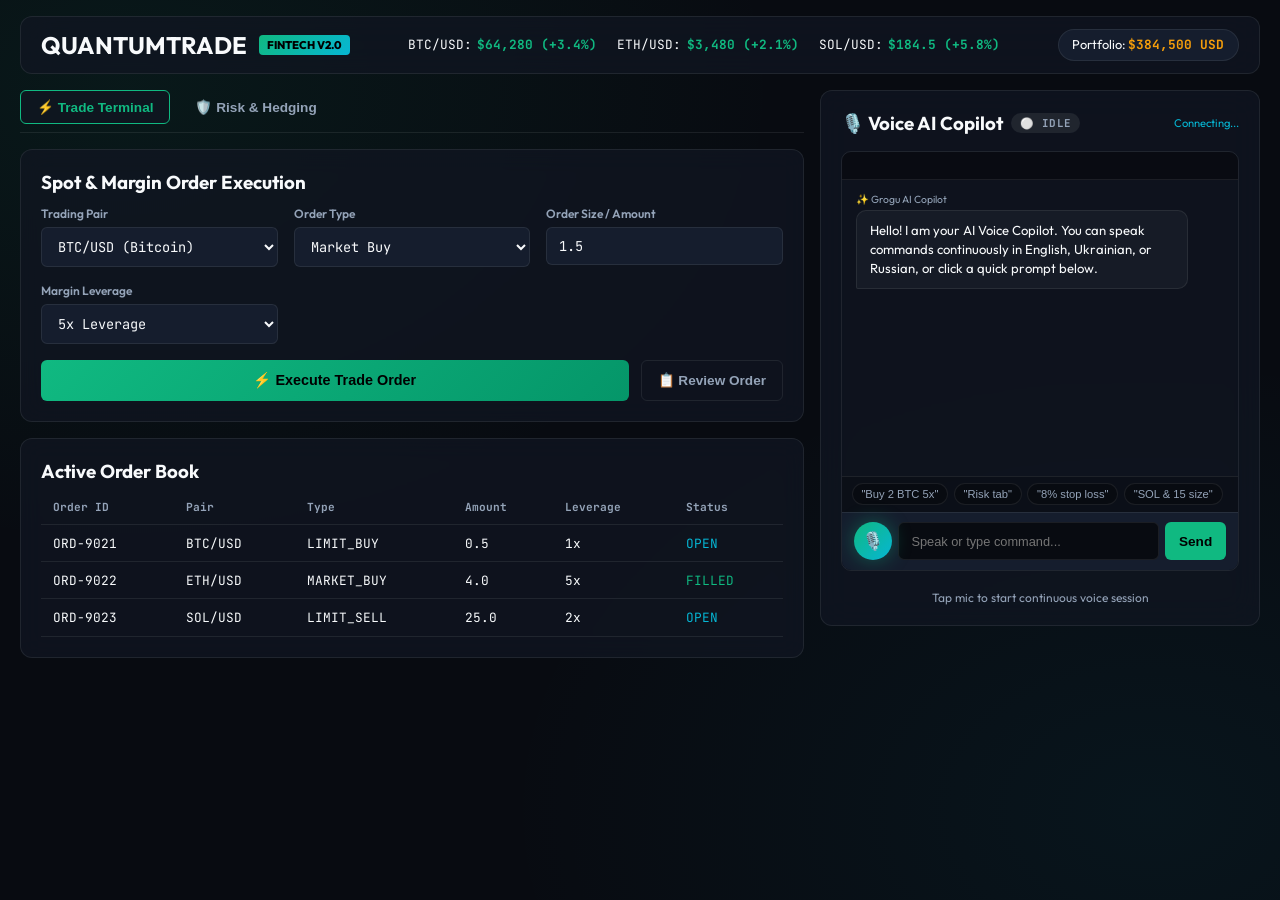
<file: apps/quantum_trading/static/index.html>
<!DOCTYPE html>
<html lang="en">
<head>
  <meta charset="UTF-8">
  <title>Quantum Trade Terminal // Powered by Grogu Voice Copilot</title>
  <link rel="preconnect" href="https://fonts.googleapis.com">
  <link rel="preconnect" href="https://fonts.gstatic.com" crossorigin>
  <link href="https://fonts.googleapis.com/css2?family=JetBrains+Mono:wght@400;600;700&family=Outfit:wght@400;600;800&display=swap" rel="stylesheet">
  <link rel="stylesheet" href="css/trading.css">
</head>
<body>
  <div class="terminal-container">
    
    <!-- Top Header -->
    <header class="top-header">
      <div class="logo-section">
        <h2>QUANTUM<span>TRADE</span></h2>
        <span class="quantum-badge">FINTECH V2.0</span>
      </div>

      <div class="tickers-bar">
        <div class="ticker-item"><span>BTC/USD:</span> <strong class="ticker-up">$64,280 (+3.4%)</strong></div>
        <div class="ticker-item"><span>ETH/USD:</span> <strong class="ticker-up">$3,480 (+2.1%)</strong></div>
        <div class="ticker-item"><span>SOL/USD:</span> <strong class="ticker-up">$184.5 (+5.8%)</strong></div>
      </div>

      <div class="portfolio-pill">
        Portfolio: <strong id="balance_display">$384,500 USD</strong>
      </div>
    </header>

    <!-- Main Grid -->
    <main class="main-grid">
      
      <!-- Left Panel: Multi-Tab Trading Desk -->
      <section class="trading-panel">
        
        <!-- Tab Switcher -->
        <div class="tabs-header">
          <button id="tab_trade_btn" class="tab-btn active" onclick="switchTab('trade')">⚡ Trade Terminal</button>
          <button id="tab_risk_btn" class="tab-btn" onclick="switchTab('risk')">🛡️ Risk & Hedging</button>
        </div>

        <!-- TAB 1: Trade Terminal -->
        <div id="tab_trade_content" class="card">
          <h3>Spot & Margin Order Execution</h3>
          <div class="form-grid">
            <div class="form-group">
              <label for="asset_select">Trading Pair</label>
              <select id="asset_select" class="form-ctrl">
                <option value="BTC/USD">BTC/USD (Bitcoin)</option>
                <option value="ETH/USD">ETH/USD (Ethereum)</option>
                <option value="SOL/USD">SOL/USD (Solana)</option>
                <option value="NVDA">NVDA (NVIDIA Tokenized)</option>
              </select>
            </div>

            <div class="form-group">
              <label for="order_type_select">Order Type</label>
              <select id="order_type_select" class="form-ctrl">
                <option value="MARKET_BUY">Market Buy</option>
                <option value="LIMIT_BUY">Limit Buy</option>
                <option value="MARKET_SELL">Market Sell</option>
                <option value="STOP_LIMIT">Stop Limit</option>
              </select>
            </div>

            <div class="form-group">
              <label for="trade_amount_input">Order Size / Amount</label>
              <input type="number" id="trade_amount_input" class="form-ctrl" value="1.5" step="0.1" min="0.1" max="50">
            </div>

            <div class="form-group">
              <label for="leverage_input">Margin Leverage</label>
              <select id="leverage_input" class="form-ctrl">
                <option value="1">1x (Spot)</option>
                <option value="2">2x Leverage</option>
                <option value="5" selected>5x Leverage</option>
                <option value="10">10x Max</option>
              </select>
            </div>
          </div>

          <div style="margin-top: 1rem; display: flex; gap: 0.75rem;">
            <button id="execute_trade_btn" class="btn-buy" style="flex: 1;">⚡ Execute Trade Order</button>
            <button id="open_order_modal_btn" class="tab-btn" style="border: 1px solid var(--border);">📋 Review Order</button>
          </div>
        </div>

        <!-- TAB 2: Risk Management -->
        <div id="tab_risk_content" class="card" style="display: none;">
          <h3>Portfolio Risk Controls</h3>
          <div class="form-grid">
            <div class="form-group">
              <label for="stop_loss_input">Global Stop Loss (%)</label>
              <input type="number" id="stop_loss_input" class="form-ctrl" value="5.0" min="1" max="25">
            </div>

            <div class="form-group">
              <label for="auto_hedging_switch">Auto-Hedging Protection</label>
              <label style="display: flex; align-items: center; gap: 0.5rem; margin-top: 0.4rem;">
                <input type="checkbox" id="auto_hedging_switch" checked style="width: 20px; height: 20px;">
                <span id="auto_hedging_label" style="font-size: 0.85rem; color: var(--green);">Active (Hedging Enabled)</span>
              </label>
            </div>
          </div>
        </div>

        <!-- Live Order Book Table -->
        <div class="card">
          <h3>Active Order Book</h3>
          <table class="data-table">
            <thead>
              <tr>
                <th>Order ID</th>
                <th>Pair</th>
                <th>Type</th>
                <th>Amount</th>
                <th>Leverage</th>
                <th>Status</th>
              </tr>
            </thead>
            <tbody id="orders_tbody">
              <tr><td>ORD-9021</td><td>BTC/USD</td><td>LIMIT_BUY</td><td>0.5</td><td>1x</td><td style="color:var(--cyan)">OPEN</td></tr>
              <tr><td>ORD-9022</td><td>ETH/USD</td><td>MARKET_BUY</td><td>4.0</td><td>5x</td><td style="color:var(--green)">FILLED</td></tr>
              <tr><td>ORD-9023</td><td>SOL/USD</td><td>LIMIT_SELL</td><td>25.0</td><td>2x</td><td style="color:var(--cyan)">OPEN</td></tr>
            </tbody>
          </table>
        </div>

      </section>

      <!-- Right Panel: Voice AI Copilot HUD -->
      <aside class="hud-panel">
        <div style="display: flex; justify-content: space-between; align-items: center;">
          <div style="display: flex; align-items: center; gap: 0.5rem;">
            <h3>🎙️ Voice AI Copilot</h3>
            <span id="voice_state_badge" class="state-badge badge-idle">⚪ IDLE</span>
          </div>
          <span id="ws_badge" style="font-size: 0.7rem; color: var(--cyan);">Connecting...</span>
        </div>

        <!-- Interactive Chat History Container -->
        <div class="chat-feed-container">
          <!-- Live Waveform / Voice Activity Bar -->
          <div class="quantum-waveform-bar">
            <canvas id="quantum_waveform" width="360" height="28"></canvas>
          </div>

          <div class="chat-messages" id="chat_messages">
            <div class="chat-msg assistant">
              <div class="chat-sender">✨ Grogu AI Copilot</div>
              <div class="chat-bubble">
                Hello! I am your AI Voice Copilot. You can speak commands continuously in English, Ukrainian, or Russian, or click a quick prompt below.
              </div>
            </div>
          </div>

          <!-- Quick Prompts Chips -->
          <div class="chips" style="padding: 0.4rem 0.6rem; border-top: 1px solid var(--border); background: rgba(0,0,0,0.2);">
            <button class="chip" onclick="simulateVoice('Buy 2 Bitcoin with 5x leverage')">"Buy 2 BTC 5x"</button>
            <button class="chip" onclick="simulateVoice('Switch to Risk tab')">"Risk tab"</button>
            <button class="chip" onclick="simulateVoice('Enable auto hedging and set stop loss to 8 percent')">"8% stop loss"</button>
            <button class="chip" onclick="simulateVoice('Select Solana pair and set amount to 15')">"SOL & 15 size"</button>
          </div>

          <!-- Bottom Input & Mic Bar -->
          <form id="chat_input_form" class="chat-input-bar" onsubmit="handleTextInput(event)">
            <button type="button" id="mic_btn" class="mic-btn-circle" style="width: 38px; height: 38px; font-size: 1.1rem;" title="Click to Toggle Continuous Voice (16kHz PCM VAD)">🎙️</button>
            <input type="text" id="chat_text_input" class="chat-text-input" placeholder="Speak or type command..." autocomplete="off">
            <button type="submit" class="tab-btn" style="padding: 0.4rem 0.8rem; background: var(--green); color: #000; font-weight: 700;">Send</button>
          </form>
        </div>

        <div id="mic_status_text" style="font-size: 0.75rem; color: var(--text-dim); text-align: center; margin-top: 0.2rem;">Tap mic to start continuous voice session</div>
      </aside>

    </main>

    <!-- Order Review Modal -->
    <div id="order_modal" class="modal-overlay" style="display: none;">
      <div class="modal-content">
        <h3>⚡ Confirm Order Execution</h3>
        <p id="modal_order_summary" style="font-family: var(--font-mono); font-size: 0.85rem;"></p>
        <div style="display: flex; justify-content: flex-end; gap: 0.5rem;">
          <button id="modal_close_btn" class="tab-btn" onclick="closeOrderModal()">Cancel</button>
          <button id="modal_confirm_btn" class="btn-buy" onclick="confirmOrder()">Confirm & Dispatch</button>
        </div>
      </div>
    </div>

  </div>

  <!-- Audio Player for TTS Playback -->
  <audio id="tts_player"></audio>

  <!-- ES6 Module using decoupled VoiceCopilotClient SDK -->
  <script type="module">
    import { VoiceCopilotClient, CopilotVoiceState } from '/sdk/voice_copilot_client.js?v=2.0.4';

    let currentTab = 'trade';
    let currentRms = 0;
    let wavePhase = 0;
    let currentVoiceState = CopilotVoiceState.IDLE;

    // --- Waveform Canvas Visualizer ---
    const canvas = document.getElementById('quantum_waveform');
    const ctx = canvas ? canvas.getContext('2d') : null;

    function renderWaveform() {
      if (!ctx || !canvas) return;
      requestAnimationFrame(renderWaveform);

      ctx.clearRect(0, 0, canvas.width, canvas.height);
      const width = canvas.width;
      const height = canvas.height;
      const mid = height / 2;

      ctx.beginPath();
      ctx.lineWidth = 2.0;

      if (currentVoiceState === CopilotVoiceState.IDLE) {
        // Flat idle line
        ctx.strokeStyle = 'rgba(255, 255, 255, 0.15)';
        ctx.moveTo(0, mid);
        ctx.lineTo(width, mid);
        ctx.stroke();
        return;
      }

      if (currentVoiceState === CopilotVoiceState.LISTENING_SILENT) {
        // Subtle breathing sine wave
        ctx.strokeStyle = '#06b6d4';
        wavePhase += 0.05;
        for (let x = 0; x < width; x++) {
          const y = mid + Math.sin(x * 0.04 + wavePhase) * 3.5;
          if (x === 0) ctx.moveTo(x, y);
          else ctx.lineTo(x, y);
        }
        ctx.stroke();
        return;
      }

      if (currentVoiceState === CopilotVoiceState.LISTENING_SPEAKING) {
        // Active voice amplitude based on live RMS
        ctx.strokeStyle = '#f43f5e';
        wavePhase += 0.22;
        const amp = Math.max(5, Math.min(13, currentRms * 160));
        for (let x = 0; x < width; x++) {
          const y = mid + Math.sin(x * 0.08 + wavePhase) * amp * Math.sin(x * 0.02);
          if (x === 0) ctx.moveTo(x, y);
          else ctx.lineTo(x, y);
        }
        ctx.stroke();
        return;
      }

      if (currentVoiceState === CopilotVoiceState.PROCESSING) {
        // Amber scanning pulse
        ctx.strokeStyle = '#f59e0b';
        wavePhase += 0.12;
        for (let x = 0; x < width; x++) {
          const y = mid + Math.sin(x * 0.06 + wavePhase) * 4;
          if (x === 0) ctx.moveTo(x, y);
          else ctx.lineTo(x, y);
        }
        ctx.stroke();
        return;
      }

      if (currentVoiceState === CopilotVoiceState.SPEAKING) {
        // Violet AI speech vocalization waves
        ctx.strokeStyle = '#a855f7';
        wavePhase += 0.16;
        for (let x = 0; x < width; x++) {
          const y = mid + Math.sin(x * 0.07 + wavePhase) * 7.5 * Math.cos(x * 0.03);
          if (x === 0) ctx.moveTo(x, y);
          else ctx.lineTo(x, y);
        }
        ctx.stroke();
      }
    }
    requestAnimationFrame(renderWaveform);

    window.switchTab = function(tab) {
      currentTab = tab;
      document.getElementById('tab_trade_btn').className = tab === 'trade' ? 'tab-btn active' : 'tab-btn';
      document.getElementById('tab_risk_btn').className = tab === 'risk' ? 'tab-btn active' : 'tab-btn';
      document.getElementById('tab_trade_content').style.display = tab === 'trade' ? 'block' : 'none';
      document.getElementById('tab_risk_content').style.display = tab === 'risk' ? 'block' : 'none';
      syncState();
    };

    window.closeOrderModal = function() {
      document.getElementById('order_modal').style.display = 'none';
      syncState();
    };

    window.confirmOrder = function() {
      const asset = document.getElementById('asset_select').value;
      const type = document.getElementById('order_type_select').value;
      const amt = document.getElementById('trade_amount_input').value;
      const lev = document.getElementById('leverage_input').value;
      
      const tbody = document.getElementById('orders_tbody');
      const tr = document.createElement('tr');
      const orderId = `ORD-${Math.floor(1000 + Math.random() * 9000)}`;
      tr.innerHTML = `<td>${orderId}</td><td>${asset}</td><td>${type}</td><td>${amt}</td><td>${lev}x</td><td style="color:var(--green)">FILLED</td>`;
      tbody.prepend(tr);

      window.closeOrderModal();
    };

    function generateViewContext() {
      const isModalOpen = document.getElementById('order_modal').style.display === 'flex';
      return {
        screen_id: `fintech_terminal_${currentTab}`,
        title: 'Quantum Trade Terminal',
        active_modal: isModalOpen ? 'order_modal' : null,
        components: [
          {
            id: 'tab_trade_btn',
            type: 'button',
            label: 'Trade Terminal Tab',
            allowed_actions: ['click', 'navigate']
          },
          {
            id: 'tab_risk_btn',
            type: 'button',
            label: 'Risk Management Tab',
            allowed_actions: ['click', 'navigate']
          },
          {
            id: 'asset_select',
            type: 'select',
            label: 'Trading Asset Pair',
            value: document.getElementById('asset_select').value,
            options: ['BTC/USD', 'ETH/USD', 'SOL/USD', 'NVDA'],
            allowed_actions: ['select_option', 'set_value']
          },
          {
            id: 'order_type_select',
            type: 'select',
            label: 'Order Type Selection',
            value: document.getElementById('order_type_select').value,
            options: ['MARKET_BUY', 'LIMIT_BUY', 'MARKET_SELL', 'STOP_LIMIT'],
            allowed_actions: ['select_option', 'set_value']
          },
          {
            id: 'trade_amount_input',
            type: 'input',
            label: 'Order Size Amount',
            value: parseFloat(document.getElementById('trade_amount_input').value),
            allowed_actions: ['set_value']
          },
          {
            id: 'leverage_input',
            type: 'select',
            label: 'Margin Leverage Multiplier',
            value: document.getElementById('leverage_input').value,
            options: ['1', '2', '5', '10'],
            allowed_actions: ['select_option', 'set_value']
          },
          {
            id: 'execute_trade_btn',
            type: 'button',
            label: 'Execute Trade Order Button',
            allowed_actions: ['click']
          },
          {
            id: 'order_modal',
            type: 'modal',
            label: 'Order Confirmation Review Modal',
            allowed_actions: ['open_modal', 'close_modal']
          },
          {
            id: 'stop_loss_input',
            type: 'input',
            label: 'Stop Loss Percentage',
            value: parseFloat(document.getElementById('stop_loss_input').value),
            allowed_actions: ['set_value']
          },
          {
            id: 'auto_hedging_switch',
            type: 'switch',
            label: 'Auto Hedging Protection Switch',
            value: document.getElementById('auto_hedging_switch').checked,
            allowed_actions: ['toggle', 'click']
          }
        ],
        state_summary: {
          current_tab: currentTab,
          selected_asset: document.getElementById('asset_select').value,
          order_type: document.getElementById('order_type_select').value,
          trade_amount: parseFloat(document.getElementById('trade_amount_input').value),
          leverage: parseInt(document.getElementById('leverage_input').value, 10),
          auto_hedging: document.getElementById('auto_hedging_switch').checked,
        }
      };
    }

    function appendChatMessage(role, text, thought = null, actions = []) {
      const feed = document.getElementById('chat_messages');
      if (!feed) return;

      const msgDiv = document.createElement('div');
      msgDiv.className = `chat-msg ${role}`;

      const timeStr = new Date().toLocaleTimeString([], { hour: '2-digit', minute: '2-digit', second: '2-digit' });
      const sender = role === 'user' ? '👤 You' : '✨ Grogu Copilot';

      let actionsHtml = '';
      if (actions && actions.length > 0) {
        actionsHtml = '<div class="chat-actions-list">' + actions.map(a => `<span class="chat-action-badge">⚡ ${a.action_type}: ${a.description}</span>`).join('') + '</div>';
      }

      let thoughtHtml = '';
      if (thought) {
        thoughtHtml = `<details class="chat-reasoning-toggle"><summary>🧠 Thought Process</summary><p style="margin-top:0.3rem; font-family:var(--font-mono);">${thought}</p></details>`;
      }

      msgDiv.innerHTML = `
        <div class="chat-sender">${sender} <small style="opacity:0.6;">${timeStr}</small></div>
        <div class="chat-bubble">
          <div>${text}</div>
          ${thoughtHtml}
          ${actionsHtml}
        </div>
      `;

      feed.appendChild(msgDiv);
      feed.scrollTop = feed.scrollHeight;
    }

    function updateVoiceStateUI(newState) {
      currentVoiceState = newState;
      const micBtn = document.getElementById('mic_btn');
      const badge = document.getElementById('voice_state_badge');
      const statusText = document.getElementById('mic_status_text');

      if (!micBtn) return;

      // Clear existing state modifier classes
      micBtn.classList.remove('state-listening-silent', 'state-listening-speaking', 'state-processing', 'state-speaking', 'recording');

      switch (newState) {
        case CopilotVoiceState.LISTENING_SILENT:
          micBtn.classList.add('state-listening-silent');
          if (badge) {
            badge.className = 'state-badge badge-listening';
            badge.textContent = '🟢 LISTENING';
          }
          if (statusText) statusText.textContent = '🟢 Continuous Voice active: Listening... (Speak anytime)';
          break;

        case CopilotVoiceState.LISTENING_SPEAKING:
          micBtn.classList.add('state-listening-speaking', 'recording');
          if (badge) {
            badge.className = 'state-badge badge-speaking-user';
            badge.textContent = '🔴 STREAMING PCM';
          }
          if (statusText) statusText.textContent = '🎙️ Speech detected: Streaming 16kHz PCM chunks...';
          break;

        case CopilotVoiceState.PROCESSING:
          micBtn.classList.add('state-processing');
          if (badge) {
            badge.className = 'state-badge badge-processing';
            badge.textContent = '🟡 REASONING...';
          }
          if (statusText) statusText.textContent = '⚡ Transcribing voice & reasoning with LLM...';
          break;

        case CopilotVoiceState.SPEAKING:
          micBtn.classList.add('state-speaking');
          if (badge) {
            badge.className = 'state-badge badge-speaking-ai';
            badge.textContent = '🟣 AI SPEAKING';
          }
          if (statusText) statusText.textContent = '🔊 AI Copilot is speaking response...';
          break;

        case CopilotVoiceState.IDLE:
        default:
          if (badge) {
            badge.className = 'state-badge badge-idle';
            badge.textContent = '⚪ IDLE';
          }
          if (statusText) statusText.textContent = 'Tap mic to start continuous voice conversation';
          break;
      }
    }

    // Initialize Decoupled VoiceCopilotClient SDK with auto-protocol WSS / WS and client-side VAD
    const proto = window.location.protocol === 'https:' ? 'wss:' : 'ws:';
    const copilot = new VoiceCopilotClient({
      wsUrl: `${proto}//${window.location.host}/ws/copilot`,
      continuousMode: true,
      silenceThreshold: 0.015,
      silenceTimeoutMs: 1500,
      onStateChange: (state) => {
        const badge = document.getElementById('ws_badge');
        if (badge) {
          badge.textContent = state === 'connected' ? '⚡ WS Connected' : state;
          badge.style.color = state === 'connected' ? 'var(--green)' : 'var(--cyan)';
        }
      },
      onVoiceStateChange: (newState, oldState) => {
        console.log(`[Quantum] VAD Voice State changed: ${oldState} -> ${newState}`);
        updateVoiceStateUI(newState);
      },
      onVolumeLevel: (rms) => {
        currentRms = rms;
      },
      onTranscription: (text, isFinal) => {
        if (isFinal && text) {
          appendChatMessage('user', text);
        }
      },
      onAgentThinking: (text) => {
        const status = document.getElementById('mic_status_text');
        if (status) status.textContent = `Thinking: ${text}`;
      },
      onAgentResponse: (resp) => {
        appendChatMessage('assistant', resp.speech_output || 'Command executed.', resp.thought, resp.actions);
      },
      onUIAction: (action) => {
        // Apply mutations independently on host UI:
        if (action.target_id === 'asset_select') {
          document.getElementById('asset_select').value = action.payload.value;
        }
        if (action.target_id === 'order_type_select') {
          document.getElementById('order_type_select').value = action.payload.value;
        }
        if (action.target_id === 'trade_amount_input') {
          document.getElementById('trade_amount_input').value = action.payload.value;
        }
        if (action.target_id === 'leverage_input') {
          document.getElementById('leverage_input').value = action.payload.value;
        }
        if (action.target_id === 'stop_loss_input') {
          document.getElementById('stop_loss_input').value = action.payload.value;
        }
        if (action.target_id === 'auto_hedging_switch') {
          const chk = document.getElementById('auto_hedging_switch');
          chk.checked = action.payload.state !== undefined ? action.payload.state : !chk.checked;
          document.getElementById('auto_hedging_label').textContent = chk.checked ? 'Active (Hedging Enabled)' : 'Disabled';
        }
        if (action.target_id === 'tab_trade_btn') {
          window.switchTab('trade');
        }
        if (action.target_id === 'tab_risk_btn') {
          window.switchTab('risk');
        }
        if (action.target_id === 'order_modal' || action.action_type === 'OPEN_MODAL') {
          const modal = document.getElementById('order_modal');
          modal.style.display = 'flex';
          const asset = document.getElementById('asset_select').value;
          const type = document.getElementById('order_type_select').value;
          const amt = document.getElementById('trade_amount_input').value;
          const lev = document.getElementById('leverage_input').value;
          document.getElementById('modal_order_summary').textContent = `Order: ${type} ${amt} ${asset} at ${lev}x leverage`;
        }
        if (action.action_type === 'CLOSE_MODAL') {
          window.closeOrderModal();
        }
        if (action.target_id === 'execute_trade_btn') {
          window.confirmOrder();
        }

        syncState();
      },
      onError: (err) => {
        console.error('[Quantum] Voice Copilot error:', err);
      }
    function syncState() {
      if (typeof copilot !== 'undefined' && copilot && typeof copilot.syncViewContext === 'function') {
        try {
          copilot.syncViewContext(generateViewContext());
        } catch (e) {
          console.debug('[Quantum] SyncViewContext deferred:', e);
        }
      }
    }

    copilot.connect();
    setTimeout(syncState, 200);

    // Event listeners
    document.getElementById('asset_select').addEventListener('change', syncState);
    document.getElementById('order_type_select').addEventListener('change', syncState);
    document.getElementById('trade_amount_input').addEventListener('change', syncState);
    document.getElementById('leverage_input').addEventListener('change', syncState);
    document.getElementById('stop_loss_input').addEventListener('change', syncState);
    document.getElementById('auto_hedging_switch').addEventListener('change', (e) => {
      document.getElementById('auto_hedging_label').textContent = e.target.checked ? 'Active (Hedging Enabled)' : 'Disabled';
      syncState();
    });

    document.getElementById('open_order_modal_btn').addEventListener('click', () => {
      document.getElementById('order_modal').style.display = 'flex';
      const asset = document.getElementById('asset_select').value;
      const type = document.getElementById('order_type_select').value;
      const amt = document.getElementById('trade_amount_input').value;
      const lev = document.getElementById('leverage_input').value;
      document.getElementById('modal_order_summary').textContent = `Order: ${type} ${amt} ${asset} at ${lev}x leverage`;
      syncState();
    });

    document.getElementById('execute_trade_btn').addEventListener('click', () => {
      window.confirmOrder();
    });

    window.handleTextInput = function(e) {
      if (e) e.preventDefault();
      const input = document.getElementById('chat_text_input');
      const text = input?.value.trim();
      if (!text) return;
      input.value = '';
      appendChatMessage('user', text);
      copilot.sendTextPrompt(text);
    };

    // Toggle Continuous Voice Session on click
    document.getElementById('mic_btn').addEventListener('click', async () => {
      if (copilot.isRecording) {
        copilot.stopListening();
      } else {
        try {
          await copilot.startListening();
        } catch (err) {
          console.error('[Quantum] Failed to start continuous listening:', err);
        }
      }
    });

    // Simulated quick prompts
    window.simulateVoice = function(text) {
      appendChatMessage('user', text);
      copilot.sendTextPrompt(text);
    };
  </script>
</body>
</html>
</file>
<file: apps/quantum_trading/static/css/trading.css>
/* FinTech Quantum Terminal - Cyberpunk Trading Theme */
:root {
  --font-main: 'Outfit', sans-serif;
  --font-mono: 'JetBrains Mono', monospace;
  --bg-dark: #080b11;
  --bg-panel: rgba(16, 22, 34, 0.75);
  --bg-input: #151d2d;
  --border: rgba(255, 255, 255, 0.08);
  --border-neon: rgba(16, 185, 129, 0.35);
  --text-main: #f8fafc;
  --text-dim: #94a3b8;
  --green: #10b981;
  --red: #f43f5e;
  --cyan: #06b6d4;
  --purple: #8b5cf6;
  --gold: #f59e0b;
}

* { box-sizing: border-box; margin: 0; padding: 0; }
body {
  font-family: var(--font-main);
  background-color: var(--bg-dark);
  color: var(--text-main);
  background-image: radial-gradient(at 10% 10%, rgba(16, 185, 129, 0.08) 0px, transparent 40%),
                    radial-gradient(at 90% 90%, rgba(6, 182, 212, 0.06) 0px, transparent 40%);
  min-height: 100vh;
}

.terminal-container {
  display: flex;
  flex-direction: column;
  max-width: 1760px;
  margin: 0 auto;
  padding: 1rem 1.25rem;
  gap: 1rem;
}

/* Header */
.top-header {
  display: flex;
  justify-content: space-between;
  align-items: center;
  background: var(--bg-panel);
  backdrop-filter: blur(16px);
  border: 1px solid var(--border);
  border-radius: 12px;
  padding: 0.75rem 1.25rem;
}

.logo-section {
  display: flex;
  align-items: center;
  gap: 0.75rem;
}
.quantum-badge {
  background: linear-gradient(135deg, var(--green), var(--cyan));
  color: #000;
  font-weight: 800;
  font-size: 0.7rem;
  padding: 0.2rem 0.5rem;
  border-radius: 4px;
}

.tickers-bar {
  display: flex;
  gap: 1.25rem;
}
.ticker-item {
  font-family: var(--font-mono);
  font-size: 0.8rem;
  display: flex;
  gap: 0.35rem;
}
.ticker-up { color: var(--green); }
.ticker-down { color: var(--red); }

.portfolio-pill {
  background: var(--bg-input);
  border: 1px solid var(--border);
  padding: 0.4rem 0.85rem;
  border-radius: 20px;
  font-size: 0.8rem;
}
.portfolio-pill strong { color: var(--gold); font-family: var(--font-mono); }

/* Main Grid */
.main-grid {
  display: grid;
  grid-template-columns: 1fr 440px;
  gap: 1rem;
  align-items: start;
}

/* Trading Panel */
.trading-panel {
  display: flex;
  flex-direction: column;
  gap: 1rem;
}

.tabs-header {
  display: flex;
  gap: 0.5rem;
  border-bottom: 1px solid var(--border);
  padding-bottom: 0.5rem;
}
.tab-btn {
  background: transparent;
  border: 1px solid transparent;
  color: var(--text-dim);
  font-weight: 600;
  font-size: 0.85rem;
  padding: 0.5rem 1rem;
  border-radius: 6px;
  cursor: pointer;
  transition: all 0.2s;
}
.tab-btn.active {
  background: var(--bg-panel);
  border-color: var(--green);
  color: var(--green);
}

.card {
  background: var(--bg-panel);
  backdrop-filter: blur(12px);
  border: 1px solid var(--border);
  border-radius: 12px;
  padding: 1.25rem;
}

.form-grid {
  display: grid;
  grid-template-columns: repeat(auto-fit, minmax(200px, 1fr));
  gap: 1rem;
  margin-top: 0.75rem;
}
.form-group {
  display: flex;
  flex-direction: column;
  gap: 0.4rem;
}
.form-group label {
  font-size: 0.75rem;
  font-weight: 600;
  color: var(--text-dim);
}
.form-ctrl {
  background: var(--bg-input);
  border: 1px solid var(--border);
  border-radius: 6px;
  padding: 0.55rem 0.75rem;
  color: var(--text-main);
  font-family: var(--font-mono);
  font-size: 0.85rem;
  outline: none;
}
.form-ctrl:focus { border-color: var(--green); }

.btn-buy {
  background: linear-gradient(135deg, var(--green), #059669);
  color: #000;
  font-weight: 700;
  border: none;
  padding: 0.75rem;
  border-radius: 6px;
  cursor: pointer;
  font-size: 0.9rem;
  transition: transform 0.15s;
}
.btn-buy:hover { transform: translateY(-1px); filter: brightness(1.1); }

/* Table */
.data-table {
  width: 100%;
  border-collapse: collapse;
  font-size: 0.8rem;
  font-family: var(--font-mono);
  margin-top: 0.5rem;
}
.data-table th, .data-table td {
  padding: 0.6rem 0.75rem;
  border-bottom: 1px solid var(--border);
  text-align: left;
}
.data-table th { color: var(--text-dim); font-size: 0.7rem; }

/* Copilot HUD */
.hud-panel {
  background: var(--bg-panel);
  backdrop-filter: blur(16px);
  border: 1px solid var(--border);
  border-radius: 12px;
  padding: 1.25rem;
  display: flex;
  flex-direction: column;
  gap: 1rem;
}

.mic-hero {
  background: var(--bg-input);
  border: 1px solid var(--border);
  border-radius: 8px;
  padding: 1rem;
  display: flex;
  flex-direction: column;
  align-items: center;
  gap: 0.75rem;
}

.mic-btn-circle {
  width: 56px;
  height: 56px;
  border-radius: 50%;
  background: linear-gradient(135deg, var(--green), var(--cyan));
  border: none;
  cursor: pointer;
  display: flex;
  align-items: center;
  justify-content: center;
  font-size: 1.4rem;
  box-shadow: 0 0 20px rgba(16, 185, 129, 0.4);
  transition: all 0.3s cubic-bezier(0.4, 0, 0.2, 1);
  position: relative;
}
.mic-btn-circle:hover { transform: scale(1.08); filter: brightness(1.15); }

/* VAD State 1: LISTENING_SILENT (Subtle breathing pulse) */
.mic-btn-circle.state-listening-silent {
  background: linear-gradient(135deg, #059669, #0d9488);
  box-shadow: 0 0 20px rgba(16, 185, 129, 0.6);
  animation: breathingListening 2.2s infinite ease-in-out;
}

@keyframes breathingListening {
  0%, 100% { transform: scale(1); box-shadow: 0 0 15px rgba(16, 185, 129, 0.4); }
  50% { transform: scale(1.06); box-shadow: 0 0 28px rgba(6, 182, 212, 0.8); }
}

/* VAD State 2: LISTENING_SPEAKING (Active User Voice Stream) */
.mic-btn-circle.state-listening-speaking,
.mic-btn-circle.recording {
  background: linear-gradient(135deg, var(--red), #be123c);
  box-shadow: 0 0 30px rgba(244, 63, 94, 0.85);
  animation: energeticVoicePulse 1.0s infinite ease-in-out;
}

@keyframes energeticVoicePulse {
  0%, 100% { transform: scale(1.04); box-shadow: 0 0 20px rgba(244, 63, 94, 0.6); }
  50% { transform: scale(1.14); box-shadow: 0 0 38px rgba(244, 63, 94, 1.0); }
}

/* VAD State 3: PROCESSING (Amber reasoning spinner) */
.mic-btn-circle.state-processing {
  background: linear-gradient(135deg, #f59e0b, #d97706);
  box-shadow: 0 0 25px rgba(245, 158, 11, 0.7);
  animation: processingRotate 1.8s infinite linear;
}

@keyframes processingRotate {
  0% { transform: rotate(0deg) scale(1.02); }
  50% { transform: rotate(180deg) scale(1.08); }
  100% { transform: rotate(360deg) scale(1.02); }
}

/* VAD State 4: SPEAKING (AI Vocal Response) */
.mic-btn-circle.state-speaking {
  background: linear-gradient(135deg, #8b5cf6, #6366f1);
  box-shadow: 0 0 30px rgba(139, 92, 246, 0.8);
  animation: speakingGlow 1.5s infinite alternate ease-in-out;
}

@keyframes speakingGlow {
  0% { transform: scale(1.02); box-shadow: 0 0 18px rgba(139, 92, 246, 0.5); }
  100% { transform: scale(1.10); box-shadow: 0 0 36px rgba(99, 102, 241, 0.9); }
}

/* VAD State Badges */
.state-badge {
  display: inline-flex;
  align-items: center;
  gap: 0.35rem;
  font-size: 0.68rem;
  font-weight: 700;
  padding: 0.2rem 0.55rem;
  border-radius: 12px;
  font-family: var(--font-mono);
  letter-spacing: 0.04em;
  transition: all 0.25s ease;
}

.badge-idle { background: rgba(255, 255, 255, 0.08); color: var(--text-dim); }
.badge-listening { background: rgba(16, 185, 129, 0.2); color: var(--green); border: 1px solid rgba(16, 185, 129, 0.4); }
.badge-speaking-user { background: rgba(244, 63, 94, 0.2); color: var(--red); border: 1px solid rgba(244, 63, 94, 0.5); }
.badge-processing { background: rgba(245, 158, 11, 0.2); color: #f59e0b; border: 1px solid rgba(245, 158, 11, 0.4); }
.badge-speaking-ai { background: rgba(139, 92, 246, 0.2); color: #a78bfa; border: 1px solid rgba(139, 92, 246, 0.5); }

/* Quantum Waveform Bar */
.quantum-waveform-bar {
  width: 100%;
  height: 28px;
  background: rgba(0, 0, 0, 0.35);
  border-bottom: 1px solid var(--border);
  overflow: hidden;
  display: flex;
  align-items: center;
}

.quantum-waveform-bar canvas {
  width: 100%;
  height: 100%;
  display: block;
}

.chips {
  display: flex;
  flex-wrap: wrap;
  gap: 0.35rem;
  margin-top: 0.5rem;
}
.chip {
  background: var(--bg-dark);
  border: 1px solid var(--border);
  border-radius: 14px;
  padding: 0.25rem 0.55rem;
  font-size: 0.7rem;
  color: var(--text-dim);
  cursor: pointer;
  transition: all 0.15s ease;
}
.chip:hover { border-color: var(--green); color: var(--text-main); background: rgba(16, 185, 129, 0.1); }

.hud-box {
  background: var(--bg-input);
  border: 1px solid var(--border);
  border-radius: 8px;
  padding: 0.75rem;
  font-size: 0.8rem;
}
.tag { font-size: 0.65rem; font-weight: 700; color: var(--cyan); text-transform: uppercase; }

/* Chat History Feed */
.chat-feed-container {
  display: flex;
  flex-direction: column;
  height: 420px;
  background: var(--bg-card);
  border: 1px solid var(--border);
  border-radius: 10px;
  overflow: hidden;
}

.chat-messages {
  flex: 1;
  padding: 0.85rem;
  overflow-y: auto;
  display: flex;
  flex-direction: column;
  gap: 0.75rem;
  scroll-behavior: smooth;
}

.chat-msg {
  display: flex;
  flex-direction: column;
  max-width: 90%;
  animation: fadeIn 0.2s ease-out;
}

.chat-msg.user {
  align-self: flex-end;
}

.chat-msg.assistant {
  align-self: flex-start;
}

.chat-bubble {
  padding: 0.65rem 0.85rem;
  border-radius: 10px;
  font-size: 0.82rem;
  line-height: 1.45;
  position: relative;
}

.chat-msg.user .chat-bubble {
  background: linear-gradient(135deg, rgba(16, 185, 129, 0.25), rgba(6, 182, 212, 0.3));
  border: 1px solid rgba(16, 185, 129, 0.45);
  color: var(--text-main);
  border-bottom-right-radius: 2px;
}

.chat-msg.assistant .chat-bubble {
  background: rgba(255, 255, 255, 0.04);
  border: 1px solid var(--border);
  color: var(--text-main);
  border-bottom-left-radius: 2px;
}

.chat-sender {
  font-size: 0.65rem;
  color: var(--text-dim);
  margin-bottom: 0.2rem;
  display: flex;
  align-items: center;
  gap: 0.35rem;
}

.chat-reasoning-toggle {
  margin-top: 0.45rem;
  font-size: 0.7rem;
  color: var(--text-dim);
  background: rgba(0, 0, 0, 0.35);
  padding: 0.35rem 0.5rem;
  border-radius: 6px;
  border: 1px solid rgba(255, 255, 255, 0.06);
}

.chat-actions-list {
  display: flex;
  flex-wrap: wrap;
  gap: 0.3rem;
  margin-top: 0.4rem;
}

.chat-action-badge {
  background: rgba(16, 185, 129, 0.15);
  border: 1px solid var(--green);
  color: var(--green);
  font-size: 0.68rem;
  padding: 0.15rem 0.4rem;
  border-radius: 4px;
  font-family: var(--font-mono);
}

.chat-input-bar {
  display: flex;
  gap: 0.4rem;
  padding: 0.6rem 0.75rem;
  border-top: 1px solid var(--border);
  background: var(--bg-input);
}

.chat-text-input {
  flex: 1;
  background: var(--bg-dark);
  border: 1px solid var(--border);
  border-radius: 6px;
  color: var(--text-main);
  padding: 0.45rem 0.75rem;
  font-size: 0.8rem;
  outline: none;
}
.chat-text-input:focus { border-color: var(--cyan); }

/* Modal */
.modal-overlay {
  position: fixed;
  top: 0; left: 0; right: 0; bottom: 0;
  background: rgba(0, 0, 0, 0.8);
  display: flex;
  align-items: center;
  justify-content: center;
  z-index: 1000;
}
.modal-content {
  background: var(--bg-card);
  border: 1px solid var(--border);
  border-radius: 12px;
  padding: 1.5rem;
  width: 90%;
  max-width: 440px;
}
</file>
